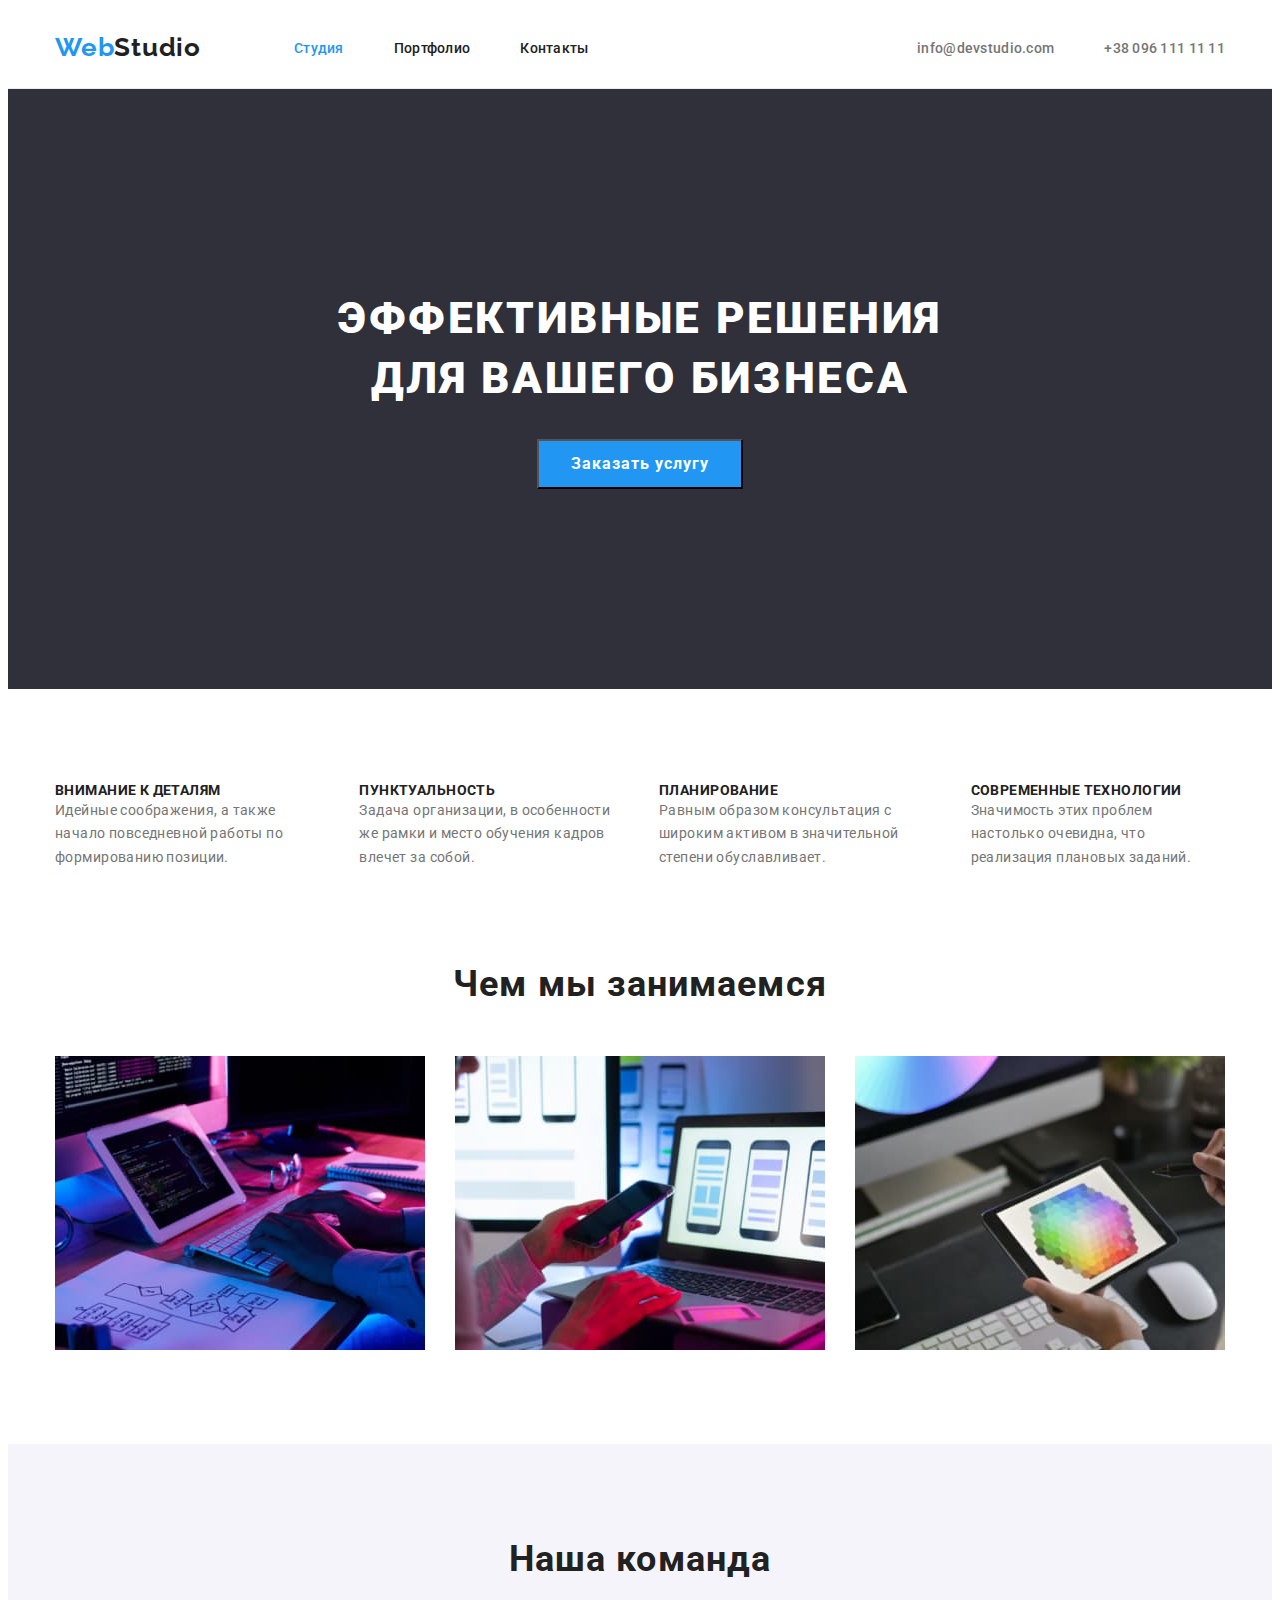
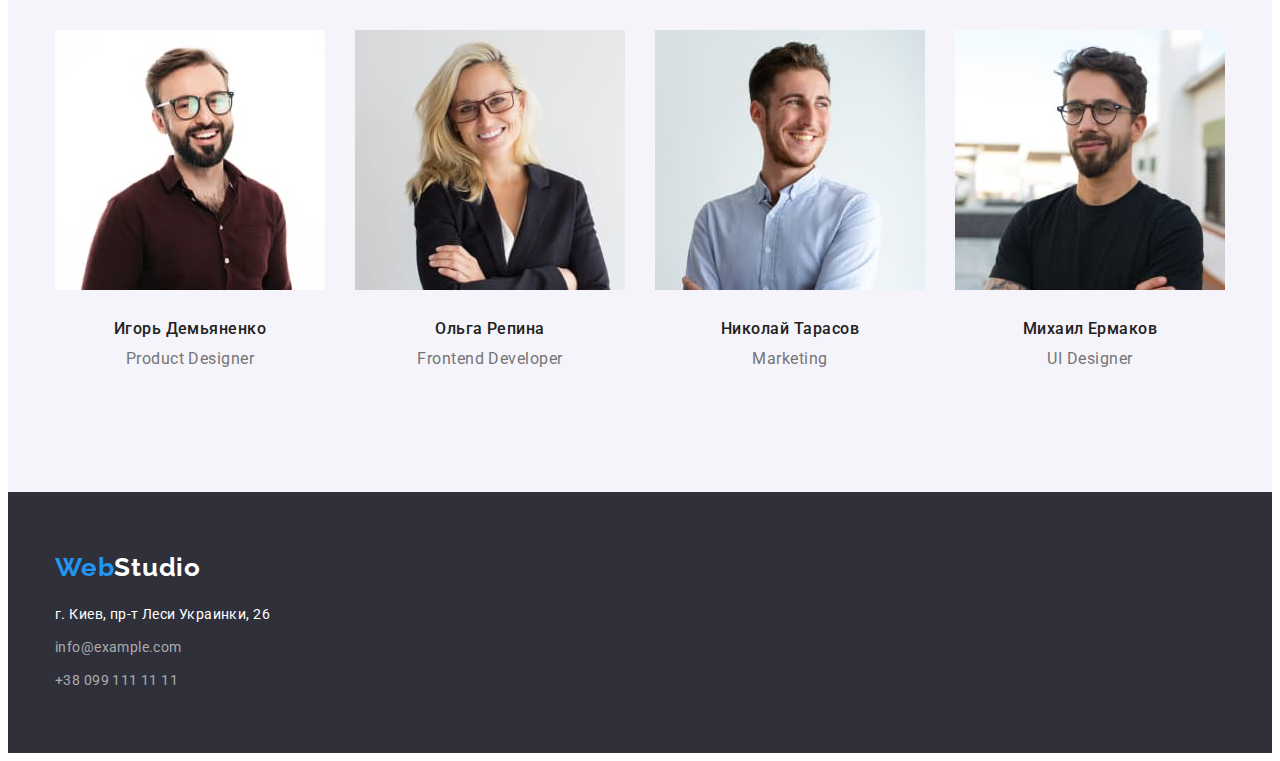
<file: index.html>
<!DOCTYPE html>
<html lang="ru">
    <head>
    <meta charset="UTF-8">
    <meta http-equiv="X-UA-Compatible" content="IE=edge">
    <meta name="viewport" content="width=device-width, initial-scale=1.0">
    <title>Webstudio</title>
    <link rel="preconnect" href="https://fonts.googleapis.com">
    <link rel="preconnect" href="https://fonts.gstatic.com" crossorigin>
    <link
        href="https://fonts.googleapis.com/css2?family=Montserrat&family=Raleway:wght@700&family=Roboto:wght@400;500;700;900&display=swap"
        rel="stylesheet">
        <link rel="stylesheet" href="https://cdnjs.cloudflare.com/ajax/libs/modern-normalize/1.1.0/modern-normalize.min.css"
            integrity="sha512-wpPYUAdjBVSE4KJnH1VR1HeZfpl1ub8YT/NKx4PuQ5NmX2tKuGu6U/JRp5y+Y8XG2tV+wKQpNHVUX03MfMFn9Q=="
            crossorigin="anonymous" referrerpolicy="no-referrer" />
    <link rel="stylesheet" href="./css/styles.css" />
    </head>
<body>
    <header class="header">
        <div class="container header-container">
        <nav class="navigation">
            <a href="" class="logo header-logo"><span class="half-logo">Web</span>Studio</a>
            <ul class="header-list list">
                <li class="header-list-item"><a href="" class="header-link current">Студия</a></li>
                <li class="header-list-item"><a href="./portfolio.html" class="header-link">Портфолио</a></li>
                <li class="header-list-item"><a href="" class="header-link">Контакты</a></li>
            </ul>
        </nav>
        <ul class="list-connection list">
            <li class="list-connection-item">
                <a href="mailto:info@devstudio.com" class="header-link-mail">info@devstudio.com</a>
            </li>
            <li class="list-connection-item">
                <a href="tel:+380961111111" class="header-link-tel">+38 096 111 11 11</a>
            </li>
        </ul>
        </div>
    </header>
    <main>
        <section class="hero section">
            <div class="container">
            <h1 class="hero-title">Эффективные решения для вашего бизнеса</h1>
            <button type="button" class="hero-btn">Заказать услугу</button>
            </div>
        </section>
        <section class="features features-section">
            <div class="container">
            <h2 class="visually-hidden">Наши особенности</h2>
            <ul class="features-list list">
                <li class="features-list-item">
                    <h3 class="features-list-item-title">Внимание к деталям</h3>
                    <p class="features-list-item-text">Идейные соображения, а также начало повседневной работы по формированию позиции.</p>
                </li>
                <li class="features-list-item">
                    <h3 class="features-list-item-title">Пунктуальность</h3>
                    <p class="features-list-item-text">Задача организации, в особенности же рамки и место обучения кадров влечет за собой.</p>
                </li>
                <li class="features-list-item">
                    <h3 class="features-list-item-title">Планирование</h3>
                    <p class="features-list-item-text">Равным образом консультация с широким активом в значительной степени обуславливает.</p>
                </li>
                <li class="features-list-item">
                    <h3 class="features-list-item-title">Современные технологии</h3>
                    <p class="features-list-item-text">Значимость этих проблем настолько очевидна, что реализация плановых заданий.</p>
                </li>
            </ul>
            </div>
        </section>
        <section class="occupation section">
            <div class="container">
            <h2 class="occupation-title">Чем мы занимаемся</h2>
            <ul class="occupation-list list">
                <li class="occupation-list-item">
                    <img 
                    src="./images/page1/box1.jpg" 
                    alt="вёрстка"
                    width="370"
                    class="occupation-list-img">
                </li>
                <li class="occupation-list-item">
                    <img 
                    src="./images/page1/box2.jpg" 
                    alt="дизайн"
                    width="370"
                    class="occupation-list-img">
                </li>
                <li class="occupation-list-item">
                    <img 
                    src="./images/page1/box3.jpg" 
                    alt="графика"
                    width="370"
                    class="occupation-list-img">
                </li>
            </ul>
            </div>
        </section>
        <section class="team section">
            <div class="container">
            <h2 class="team-title">Наша команда</h2>
            <ul class="team-list list">
                <li class="team-list-item">
                    <img src="./images/page1/teamcard1.jpg" 
                    alt="Дизайнер продукта"
                    width="270"
                    class="team-list-item-img">
                    <div class="team-list-item-content">
                    <h3 class="team-name">Игорь Демьяненко</h3>
                    <p class="team-list-position">Product Designer</p>
                    </div>
                </li>
                <li class="team-list-item">
                    <img 
                    src="./images/page1/teamcard2.jpg" 
                    alt="Фронтенд-разработчик" 
                    width="270"
                    class="team-list-item-img">
                    <div class="team-list-item-content">
                    <h3 class="team-name">Ольга Репина</h3>
                    <p class="team-list-position">Frontend Developer</p>
                </div>
                </li>
                <li class="team-list-item">
                    <img 
                    src="./images/page1/teamcard3.jpg" 
                    alt="Маркетолог" 
                    width="270"
                    class="team-list-item-img">
                    <div class="team-list-item-content">
                    <h3 class="team-name">Николай Тарасов</h3>
                    <p class="team-list-position">Marketing</p>
                    </div>
                </li>
                <li class="team-list-item">
                    <img 
                    src="./images/page1/teamcard4.jpg" 
                    alt="Дизайнер интерфейса" 
                    width="270"
                    class="team-list-item-img">
                    <div class="team-list-item-content">
                    <h3 class="team-name">Михаил Ермаков</h3>
                    <p class="team-list-position">UI Designer</p>
                    </div>
                </li>
            </ul>
            </div>
        </section>
    </main>
    <footer class="footer">
        <div class="container">
            <a href="" class="logo footer-logo"><span class="half-logo">Web</span><span class="half-second-logo">Studio</span></a>
        <address>
        <ul class="footer-list list">
            <li class="footer-list-item">
                <a 
                    href="https://goo.gl/maps/ZpCN1E6qf6AYgeDj6" 
                    target="_blank" rel="noopener noreferrer nofollow"
                    class="footer-list-item-address">г. Киев, пр-т Леси Украинки, 26</a>
            </li>
            <li class="footer-list-item">
                <a href="mailto:info@example.com" class="footer-list-item-mail">info@example.com</a>
            </li>
            <li class="footer-list-item">
                <a href="tel:+380991111111" class="footer-list-item-tel">+38 099 111 11 11</a>
            </li>
        </ul>
        </address>
        </div>
    </footer>
</body>
</html>
</file>
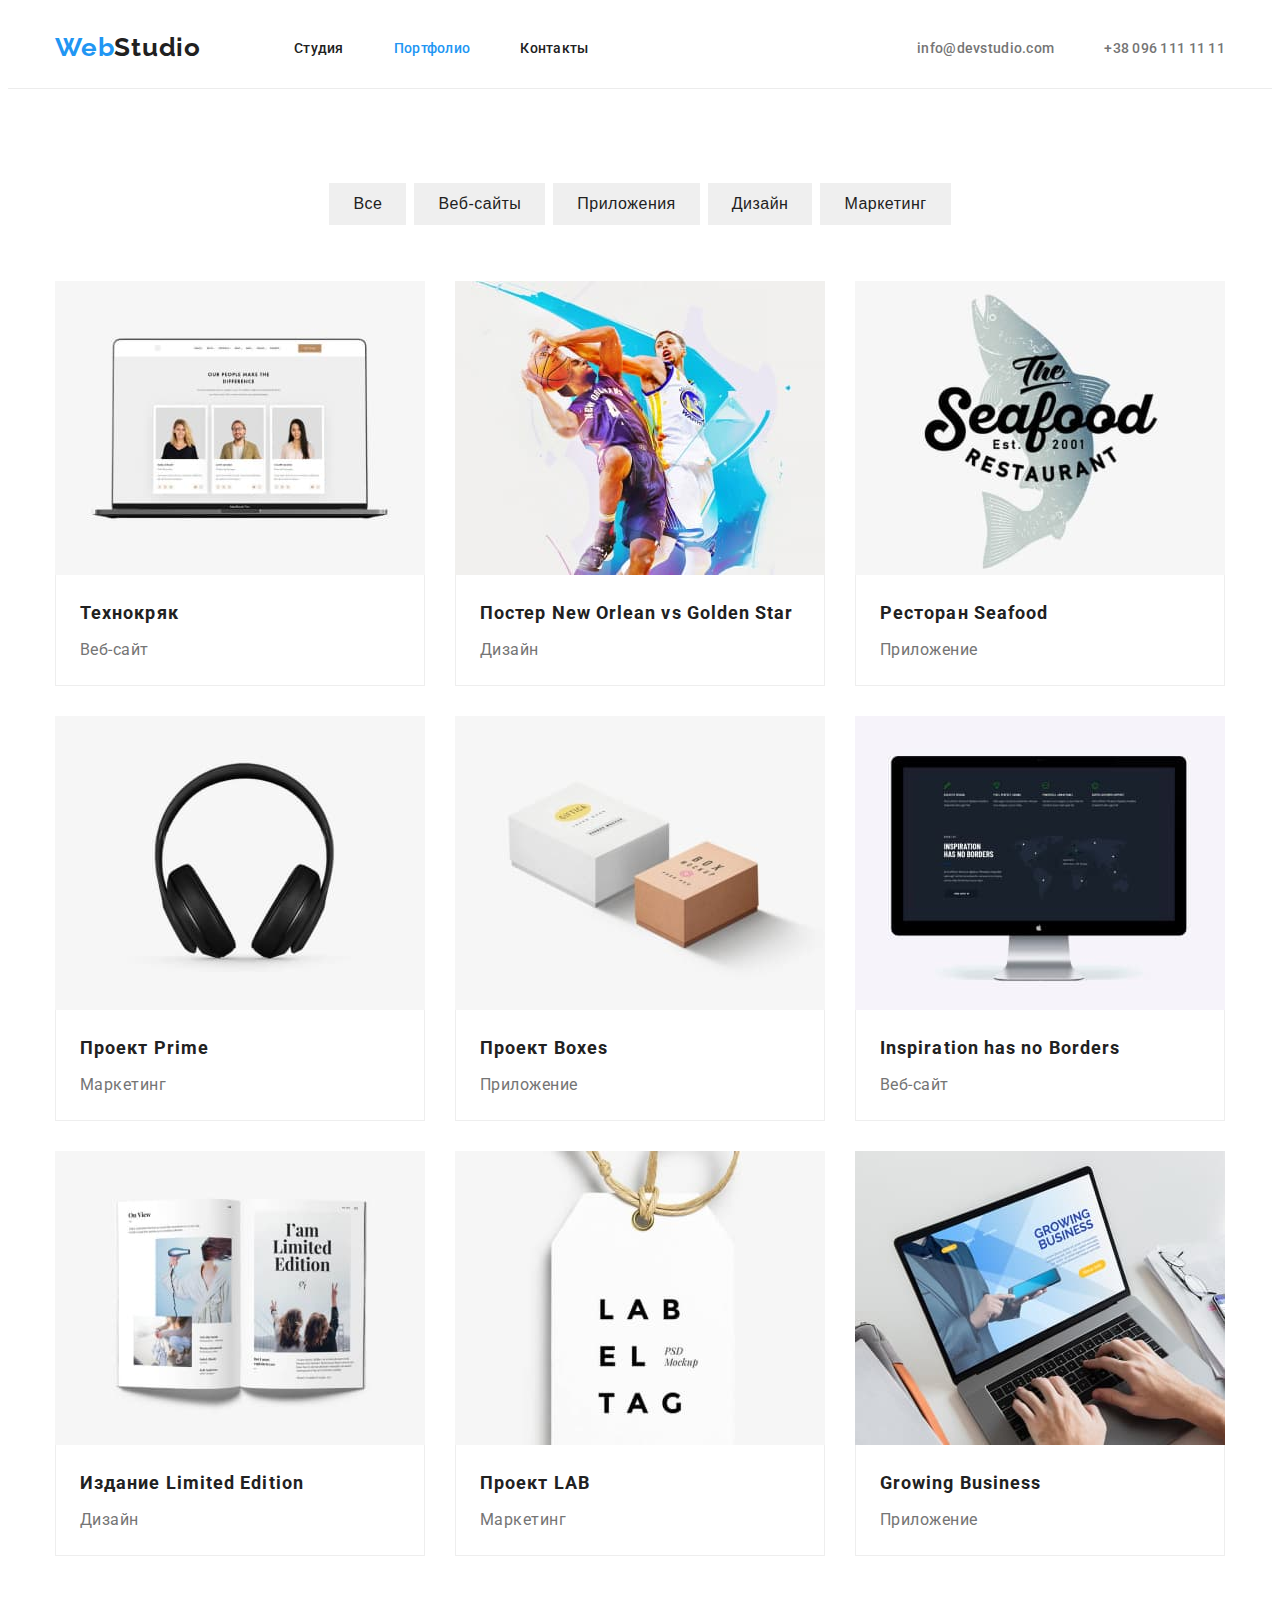
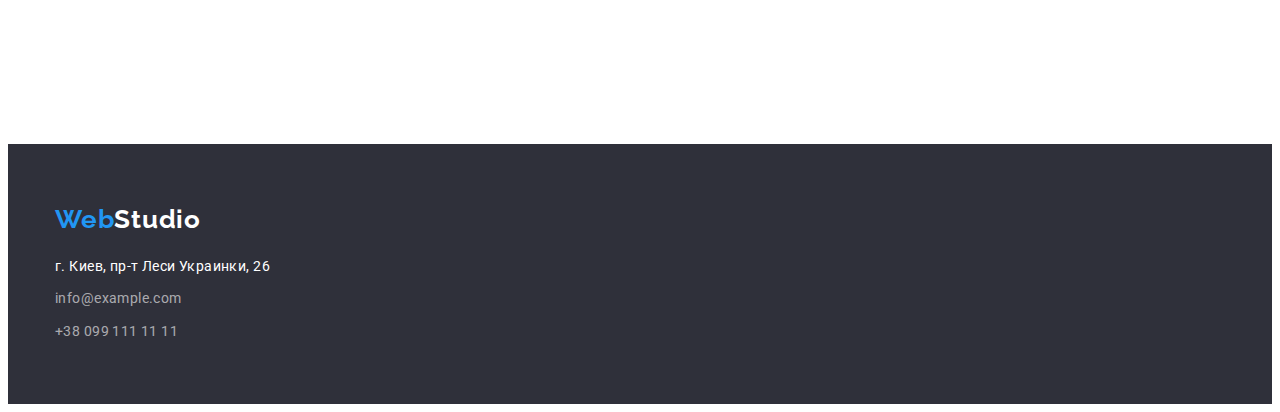
<file: portfolio.html>
<!DOCTYPE html>
<html lang="ru">
  <head>
    <meta charset="UTF-8" />
    <meta http-equiv="X-UA-Compatible" content="IE=edge" />
    <meta name="viewport" content="width=device-width, initial-scale=1.0" />
    <title>Webstudio</title>
    <link rel="preconnect" href="https://fonts.googleapis.com" />
    <link rel="preconnect" href="https://fonts.gstatic.com" crossorigin />
    <link
      href="https://fonts.googleapis.com/css2?family=Montserrat&family=Raleway:wght@700&family=Roboto:wght@400;500;700;900&display=swap"
      rel="stylesheet"
    />
    <link rel="stylesheet" href="https://cdnjs.cloudflare.com/ajax/libs/modern-normalize/1.1.0/modern-normalize.min.css"
      integrity="sha512-wpPYUAdjBVSE4KJnH1VR1HeZfpl1ub8YT/NKx4PuQ5NmX2tKuGu6U/JRp5y+Y8XG2tV+wKQpNHVUX03MfMFn9Q=="
      crossorigin="anonymous" referrerpolicy="no-referrer" />
    <link rel="stylesheet" href="./css/styles.css" />
  </head>

  <body>
    <header class="header">
      <div class="container header-container">
        <nav class="navigation">
          <a href="" class="logo header-logo"><span class="half-logo">Web</span>Studio</a>
          <ul class="header-list list">
            <li class="header-list-item"><a href="./index.html" class="header-link">Студия</a></li>
            <li class="header-list-item"><a href="" class="header-link current">Портфолио</a></li>
            <li class="header-list-item"><a href="" class="header-link">Контакты</a></li>
          </ul>
        </nav>
        <ul class="list-connection list">
          <li class="list-connection-item">
            <a href="mailto:info@devstudio.com" class="header-link-mail">info@devstudio.com</a>
          </li>
          <li class="list-connection-item">
            <a href="tel:+380961111111" class="header-link-tel">+38 096 111 11 11</a>
          </li>
        </ul>
      </div>
    </header>
    <main>
      <section class="products section">
        <div class="container">
        <h2 class="visually-hidden">Фильтры</h2>
        <ul class="products-filters-list">
          <li class="products-filters-list-item list">
            <button type="button" class="products-filters-btn">Все</button>
          </li>
          <li class="products-filters-list-item list">
            <button type="button" class="products-filters-btn">Веб-сайты</button>
          </li>
          <li class="products-filters-list-item list">
            <button type="button" class="products-filters-btn">Приложения</button>
          </li>
          <li class="products-filters-list-item list">
            <button type="button" class="products-filters-btn">Дизайн</button>
          </li>
          <li class="products-filters-list-item list">
            <button type="button" class="products-filters-btn">Маркетинг</button>
          </li>
        </ul>
        <h2 class="visually-hidden">Наши продукты</h2>
        <ul class="products-list">
          <li class="products-list-item list">
            <img 
              src="./images/page2/project1.jpg" 
              alt="ноутбук" 
              width="370" 
              class="products-list-img"/>
              <div class="products-list-item-content">
            <h3 class="products-list-item-title">Технокряк</h3>
            <p class="products-list-item-text">Веб-сайт</p>
            </div>
          </li>
          <li class="products-list-item list">
            <img
              src="./images/page2/project2.jpg"
              alt="два баскетболиста"
              width="370"
              class="products-list-img"
            />
            <div class="products-list-item-content">
            <h3 class="products-list-item-title">Постер <span lang="eng">New Orlean vs Golden Star</span></h3>
            <p class="products-list-item-text">Дизайн</p>
            </div>
          </li>
          <li class="products-list-item list">
            <img
              src="./images/page2/project3.jpg"
              alt="вывеска ресторана"
              width="370"
              class="products-list-img"
            />
            <div class="products-list-item-content">
            <h3 class="products-list-item-title">Ресторан <span lang="eng">Seafood</span></h3>
            <p class="products-list-item-text">Приложение</p>
            </div>
          </li>
          <li class="products-list-item list">
            <img 
            src="./images/page2/project4.jpg" 
            alt="наушники" 
            width="370"
            class="products-list-img" 
            />
            <div class="products-list-item-content">
            <h3 class="products-list-item-title">Проект <span lang="eng">Prime</span></h3>
            <p class="products-list-item-text">Маркетинг</p>
            </div>
          </li>
          <li class="products-list-item list">
            <img
              src="./images/page2/project5.jpg"
              alt="две коробки"
              width="370"
              class="products-list-img"
            />
            <div class="products-list-item-content">
            <h3 class="products-list-item-title">Проект <span lang="eng">Boxes</span></h3>
            <p class="products-list-item-text">Приложение</p>
            </div>
          </li>
          <li class="products-list-item list">
            <img
              src="./images/page2/project6.jpg"
              alt="монитор компьютера"
              width="370"
              class="products-list-img"
            />
            <div class="products-list-item-content">
            <h3 class="products-list-item-title">Inspiration has no Borders</h3>
            <p class="products-list-item-text">Веб-сайт</p>
            </div>
          </li>
          <li class="products-list-item list">
            <img 
            src="./images/page2/project7.jpg" 
            alt="журнал" 
            width="370"
            class="products-list-img" 
            />
            <div class="products-list-item-content">
            <h3 class="products-list-item-title">Издание <span lang="eng">Limited Edition</span></h3>
            <p class="products-list-item-text">Дизайн</p>
          </div>
          </li>
          <li class="products-list-item list">
            <img
              src="./images/page2/project8.jpg"
              alt="бумажный ярлык"
              width="370"
              class="products-list-img"
            />
            <div class="products-list-item-content">
            <h3 class="products-list-item-title">Проект <span lang="eng">LAB</span></h3>
            <p class="products-list-item-text">Маркетинг</p>
            </div>
          </li>
          <li class="products-list-item list">
            <img
              src="./images/page2/project9.jpg"
              alt="клавиатура ноутбука"
              width="370"
              class="products-list-img"
            />
            <div class="products-list-item-content">
            <h3 class="products-list-item-title">Growing Business</h3>
            <p class="products-list-item-text">Приложение</p>
            </div>
          </li>
        </ul>
        </div>
      </section>
    </main>
    <footer class="footer">
      <div class="container">
        <a href="" class="logo footer-logo"><span class="half-logo">Web</span><span
            class="half-second-logo">Studio</span></a>
        <address>
          <ul class="footer-list list">
            <li class="footer-list-item">
              <a href="https://goo.gl/maps/ZpCN1E6qf6AYgeDj6" target="_blank" rel="noopener noreferrer nofollow"
                class="footer-list-item-address">г. Киев, пр-т Леси Украинки, 26</a>
            </li>
            <li class="footer-list-item">
              <a href="mailto:info@example.com" class="footer-list-item-mail">info@example.com</a>
            </li>
            <li class="footer-list-item">
              <a href="tel:+380991111111" class="footer-list-item-tel">+38 099 111 11 11</a>
            </li>
          </ul>
        </address>
      </div>
    </footer>
  </body>
</html>
</file>
<file: css/styles.css>
:root {
  --header-text-color: #212121;
  --accent-color: #2196f3;
  --btn-color: #ffffff;
  --title-color: #212121;
  --main-text-color: #757575;
}
body {
  font-family: "Roboto", sans-serif;
  color: #757575;
}
* {
  box-sizing: border-box;
}
p,
h1,
h2,
h3,
h4,
h5,
h6 {
  margin: 0;
}
ul {
  margin: 0;
  padding: 0;
}
img {
  display: block;
}
.list {
  list-style: none;
}
a {
  text-decoration: none;
}
.container {
  width: 1200px;
  padding-left: 15px;
  padding-right: 15px;
  margin: 0 auto;
}
.section {
  padding-top: 94px;
  padding-bottom: 94px;
}
.visually-hidden {
  position: absolute;
  white-space: nowrap;
  width: 1px;
  height: 1px;
  overflow: hidden;
  border: 0;
  padding: 0;
  clip: rect(0 0 0 0);
  clip-path: inset(50%);
  margin: -1px;
}
/*----------------------HEADER--------------------*/
.header {
  padding-top: 24px;
  padding-bottom: 25px;
  border-bottom: 1px solid #ececec;
}
.header-container {
  display: flex;
  align-items: center;
}
.navigation {
  display: flex;
  align-items: center;
}
.header-list {
  display: flex;
}
.header-logo {
  margin-right: 93px;
}
.logo {
  font-family: "Raleway", sans-serif;
  font-style: 400;
  font-weight: 700;
  font-size: 26px;
  line-height: 1.19;
  letter-spacing: 0.03em;
  color: #212121;
  display: block;
}
.half-logo {
  font-family: "Raleway", sans-serif;
  font-style: 400;
  font-weight: 700;
  font-size: 26px;
  line-height: 1.19;
  letter-spacing: 0.03em;
  color: var(--accent-color);
}
.header-list-item + .header-list-item {
  margin-left: 50px;
}
.header-link {
  font-weight: 500;
  font-size: 14px;
  line-height: 1.14;
  letter-spacing: 0.02em;
  color: var(--header-text-color);
}
.current {
  color: var(--accent-color);
}
.header-link:hover,
.header-link:focus {
  color: var(--accent-color);
}
.list-connection {
  display: flex;
  margin-left: auto;
  align-items: center;
}
.list-connection-item + .list-connection-item {
  margin-left: 50px;
}
.header-link-mail,
.header-link-tel {
  font-weight: 500;
  font-size: 14px;
  line-height: 1.14;
  letter-spacing: 0.02em;
  color: #757575;
}
.header-link-mail:hover,
.header-link-mail:focus,
.header-link-tel:hover,
.header-link-tel:focus {
  color: var(--accent-color);
}
/*----------------------HERO----------------------*/
.hero {
  background-color: #2f303a;
  padding-top: 200px;
  padding-bottom: 200px;
  text-align: center;
}
.hero-title {
  font-weight: 900;
  font-size: 44px;
  line-height: 1.36;
  text-align: center;
  letter-spacing: 0.06em;
  text-transform: uppercase;
  color: #ffffff;
  margin-bottom: 30px;
  width: 696px;
  margin-left: auto;
  margin-right: auto;
}
.hero-btn {
  font-family: inherit;
  font-weight: 700;
  font-size: 16px;
  line-height: 1.87;
  display: flex;
  align-items: center;
  text-align: center;
  letter-spacing: 0.06em;
  color: var(--btn-color);
  background-color: var(--accent-color);
  cursor: pointer;
  min-width: 200px;
  height: 50px;
  margin-left: auto;
  margin-right: auto;
  padding: 10px 32px;
}
/*--------------------FEATURES--------------------*/
.features-section {
  padding-top: 94px;
}
.features-list {
  display: flex;
  justify-content: space-between;
}
.features-list-item:not(:last-child) {
  margin-right: 30px;
}
.features-list-item-title {
  font-weight: 700;
  font-size: 14px;
  line-height: 1.14;
  letter-spacing: 0.03em;
  text-transform: uppercase;
  color: var(--title-color);
}
.features-list-item-text {
  font-size: 14px;
  line-height: 1.71;
  letter-spacing: 0.03em;
  color: var(--main-text-color);
}
/*--------------------OCCUPATION-------------------*/
.occupation-list {
  display: flex;
}
.occupation-list-item:not(:last-child) {
  margin-right: 30px;
}
.occupation-title {
  font-size: 36px;
  line-height: 1.16;
  text-align: center;
  letter-spacing: 0.03em;
  color: var(--title-color);
  margin-bottom: 50px;
}
/*----------------------TEAM---------------------*/
.team {
  background: #f5f4fa;
}
.team-title {
  font-size: 36px;
  line-height: 42px;
  text-align: center;
  letter-spacing: 0.03em;
  color: var(--title-color);
  margin-bottom: 50px;
}
.team-list {
  display: flex;
}
.team-list-item:not(:last-child) {
  margin-right: 30px;
}
.team-list-item-content {
  padding-top: 30px;
  padding-bottom: 30px;
}
.team-name {
  font-weight: 500;
  font-size: 16px;
  line-height: 1.18;
  text-align: center;
  letter-spacing: 0.03em;
  color: #212121;
  margin-bottom: 10px;
}
.team-list-position {
  font-size: 16px;
  line-height: calc(19 / 16);
  text-align: center;
  letter-spacing: 0.03em;
  color: var(--main-text-color);
}
/*----------------------FOOTER---------------------*/
.footer {
  background-color: #2f303a;
  padding-top: 60px;
  padding-bottom: 60px;
}
.half-second-logo {
  font-family: "Raleway", sans-serif;
  font-style: normal;
  font-weight: 700;
  font-size: 26px;
  line-height: 1.19;
  letter-spacing: 0.03em;
  color: #ffffff;
}
.footer-logo {
  margin-bottom: 20px;
}
address {
  font-style: normal;
}
.footer-list-item:not(:last-child) {
  margin-bottom: 9px;
}
.footer-list-item-address {
  font-size: 14px;
  line-height: 1.71;
  letter-spacing: 0.03em;
  color: #ffffff;
}
.footer-list-item-mail {
  font-size: 14px;
  line-height: 1.71;
  letter-spacing: 0.03em;
  color: rgba(255, 255, 255, 0.6);
}
.footer-list-item-tel {
  font-size: 14px;
  line-height: 1.71;
  letter-spacing: 0.03em;
  color: rgba(255, 255, 255, 0.6);
}
.footer-list-item-address:hover,
.footer-list-item-address:focus,
.footer-list-item-mail:hover,
.footer-list-item-mail:focus,
.footer-list-item-tel:hover,
.footer-list-item-tel:focus {
  color: var(--accent-color);
}
/*---------------------PRODUCTS--------------------*/
.products-filters-list {
  margin-bottom: 56px;
  display: flex;
  justify-content: center;
}
.products-filters-btn {
  font-weight: 500;
  font-size: 16px;
  line-height: 1.62;
  text-align: center;
  letter-spacing: 0.03em;
  color: #212121;
  cursor: pointer;
  padding: 6px 22px;
  border-color: transparent;
}
.products-filters-btn:hover,
.products-filters-btn:focus {
  color: #ffffff;
  background-color: var(--accent-color);
}
.products-filters-list-item:not(:last-child) {
  margin-right: 8px;
}
.products-list {
  margin-bottom: 94px;
  display: flex;
  flex-wrap: wrap;
  margin-left: -30px;
  margin-top: -30px;
}
.products-list > .products-list-item {
  flex-basis: calc(100% / 3 - 30px);
  margin-left: 30px;
  margin-top: 30px;
}
.products-list-item-content {
  padding-top: 20px;
  padding-left: 24px;
  padding-right: 24px;
  padding-bottom: 20px;
  background: #ffffff;
  border: 1px solid #eeeeee;
  border-top: none;
}
.products-list-item-title {
  font-weight: bold;
  font-size: 18px;
  line-height: 2;
  letter-spacing: 0.06em;
  color: var(--title-color);
  margin-bottom: 4px;
}
.products-list-item-text {
  font-size: 16px;
  line-height: 1.87;
  letter-spacing: 0.03em;
  color: var(--main-text-color);
}
</file>
